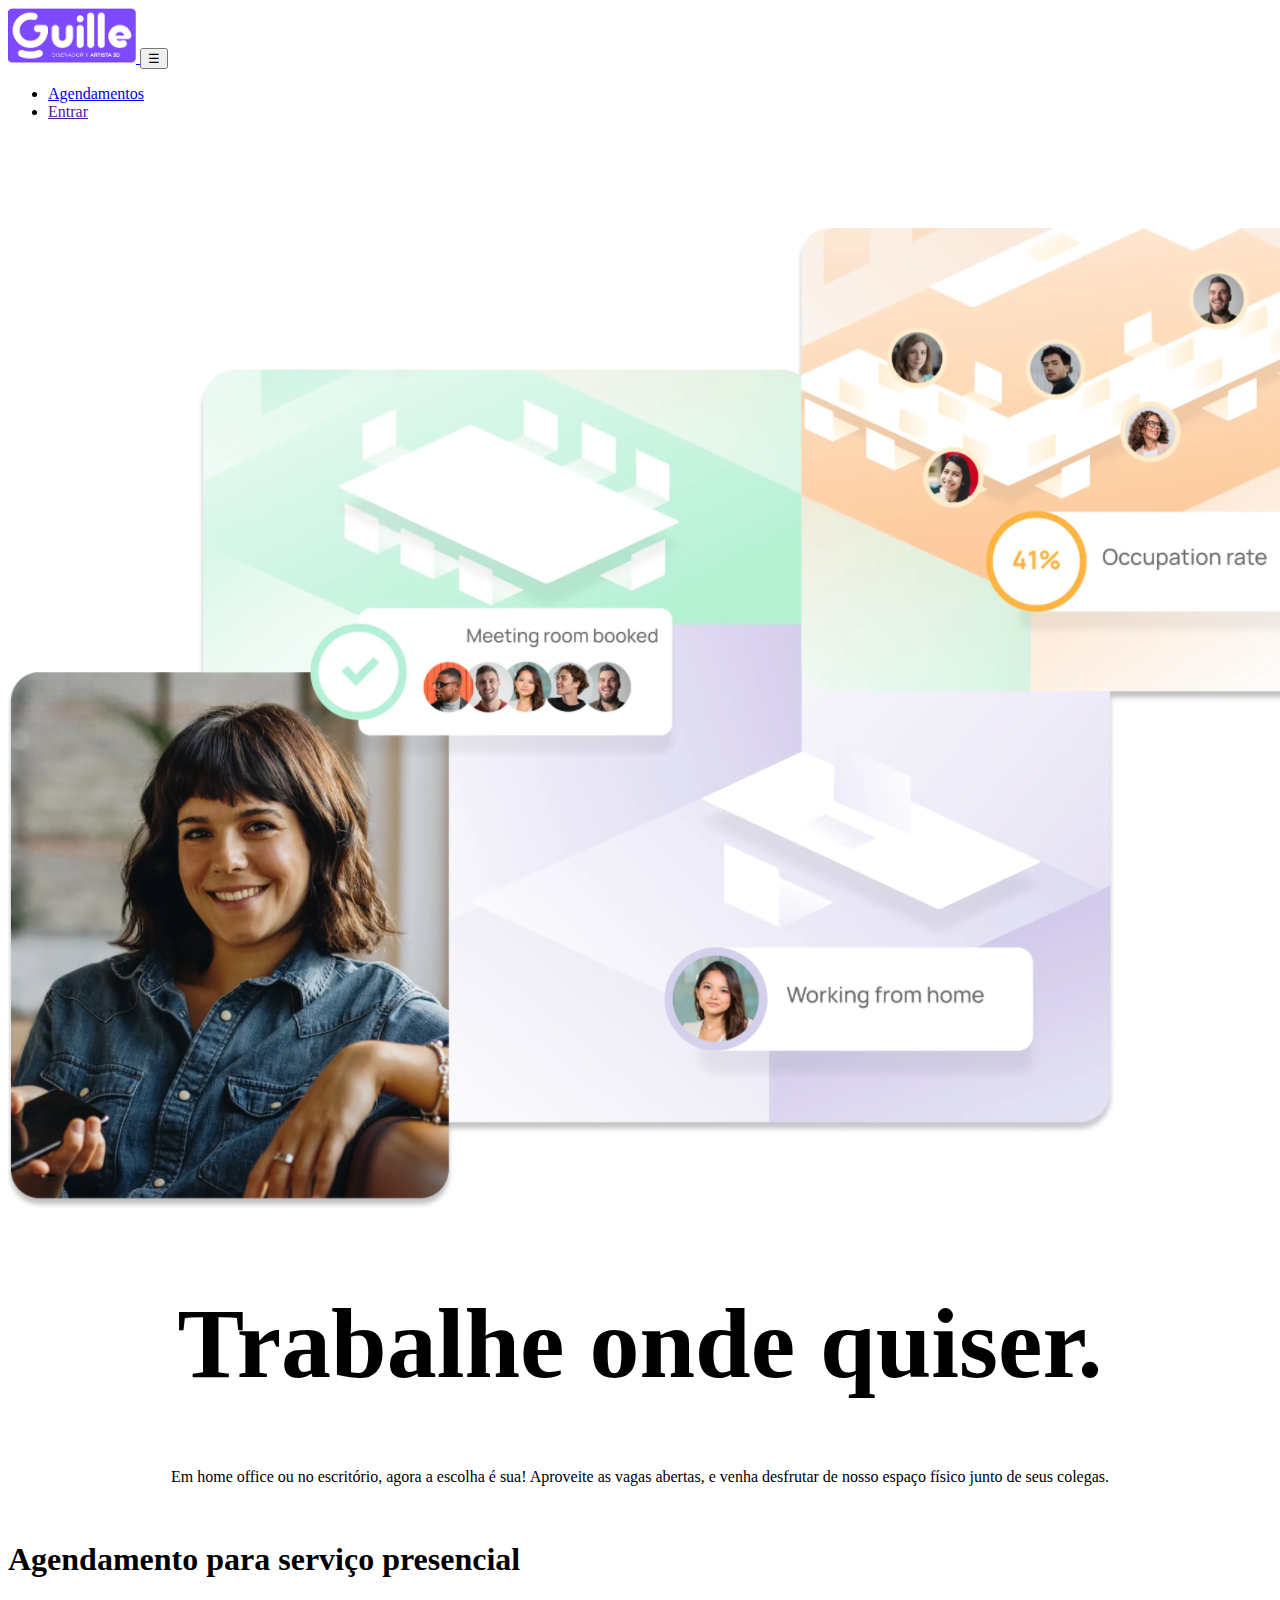
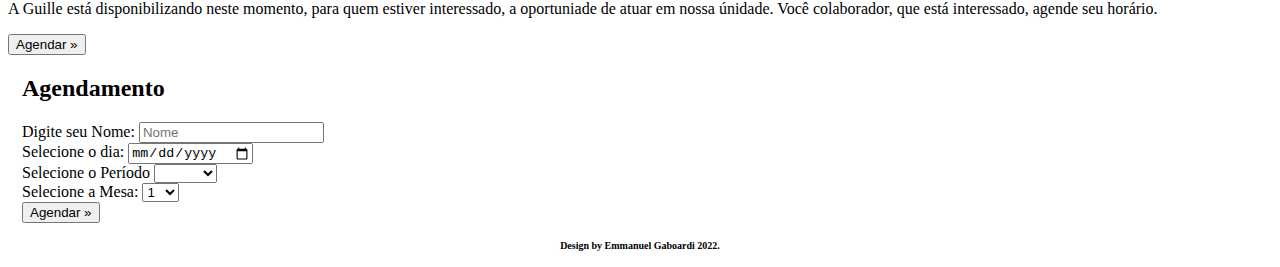
<file: FrontEnd/index.html>
<!DOCTYPE html>
<html lang="pt-br">

<head>
    <!-- Meta tags Obrigatórias -->
    <meta charset="utf-8">
    <meta name="viewport" content="width=device-width, initial-scale=1, shrink-to-fit=no">
    <!-- Bootstrap CSS -->
    <link rel="stylesheet" href="https://stackpath.bootstrapcdn.com/bootstrap/4.1.3/css/bootstrap.min.css"
        integrity="sha384-MCw98/SFnGE8fJT3GXwEOngsV7Zt27NXFoaoApmYm81iuXoPkFOJwJ8ERdknLPMO" crossorigin="anonymous">
    <!-- Estilo customizado -->
    <link rel="stylesheet" type="text/css" href="./style.css">


    <title>Guille - Agendamentos </title>
    <link rel="shortcut icon" href="./img/miniLog.png">
</head>

<body>
    
    <header> <!--Inicio cabeçalho-->

        <nav class="navbar navbar-expand-md navbar-light  navbar-transparente">
            <div class="container">
                <a href="index.html" class="navbar-brand">
                    <img id="logo" src="./img/logo.png" alt="Guille">
                </a>
                <button class="navbar-toggler" data-toggle="collapse" data-target="#nav-principal">
                    &#9776 
                </button>

                <div class="collapse navbar-collapse" id="nav-principal">
                    <ul class="navbar-nav ml-auto">
                        <li class="nav-item">
                            <a class="nav-link" href="reservation.html">Agendamentos</a>
                        </li>

                        <li class="nav-item">
                            <a class="nav-link" href="">Entrar</a>
                        </li>
                    </ul>
                </div>
            </div>
        </nav>
    </header> <!--Fim cabeçalho-->

    <section id="corpo1" class="flex"> <!--Inicio Conteudo 1-->
        <div class="container"> <!-- Inicio container -->
            <div class="row">  <!-- Inicio row -->
               
                <div class="col-md-7"> <!-- Inicio 50%/1-->
                    <div class="row">
                        <div class="col-md-12">
                            <img src="./img/homeofficeonwork.png" alt="Imagem layout" class="img-fluid">                       </div>
                    </div>
                </div> <!-- Fim 50%/1-->
                <div id="descricao" class="col-md-4"> <!-- Inicio 50%/2-->
                    <h1 class="titulo">Trabalhe onde quiser.</h1>

                    <p>Em home office ou no escritório, agora a escolha é sua! Aproveite as vagas abertas, e venha
                        desfrutar de nosso espaço físico junto de seus colegas. </p>
                </div> <!-- Fim 50%/2-->
            </div> <!-- Fim row -->           
        </div> <!-- Fim container -->
    </section> <!--Fim Conteudo 1-->
   
    <div class="jumbotron"> <!-- Inicio Area de agendamento -->
        <div class="container"> <!-- Inicio container -->
            <br />
            <h1>Agendamento para serviço presencial</h1>
            <p>
                A Guille está disponibilizando neste momento, para quem estiver interessado, a oportuniade de 
                atuar em nossa únidade. Você colaborador, que está interessado, agende seu horário.
            </p>
            <button type="button" class="btn btn-primary btn-lg" data-toggle="modal"
                data-target=".bd-example-modal-lg">Agendar &raquo;</button>
        </div> <!-- Fim container -->
    </div> <!-- Fim Area de agendamento -->

<!-- Inicio MODAL-->
    <div class="modal fade bd-example-modal-lg" tabindex="-1" role="dialog" aria-labelledby="myLargeModalLabel"
        aria-hidden="true">
        <div class="modal-dialog modal-lg">
            <div class="modal-content">
                
                <form id="formulario" onsubmit="cadastraReserva()" >
                    <div class="form-group">
                        <h2>Agendamento</h2>
                        <label for="exampleFormControlInput1">Digite seu Nome:</label>
                        <input type="text" class="form-control" id="FormNome" name="nome" placeholder="Nome">
                    </div>
                    <div id="date-picker-example" class="md-form md-outline input-with-post-icon datepicker"
                        inline="true">
                        <label for="example">Selecione o dia:</label>
                        <input placeholder="Select date" type="date" id="FormDia" name="dia" class="form-control">
                    </div>
                    <div class="form-group">
                        <label for="exampleFormControlSelect2">Selecione o Período</label>
                        <select  class="form-control" id="FormPeriodo" name="periodo">
                            <option></option>
                            <option>Manhã</option>
                            <option>Tarde</option>
                            <option>Noite</option>
                        </select>
                    </div>
                    <div class="form-group">
                        <label for="exampleFormControlSelect1">Selecione a Mesa:</label>
                        <select class="form-control" id="FormMesa" name="mesa" >
                            <option>1</option>
                            <option>2</option>
                            <option>3</option>
                            <option>4</option>
                            <option>5</option>
                            <option>6</option>
                            <option>7</option>
                            <option>8</option>
                            <option>9</option>
                            <option>10</option>
                        </select>
                    </div>
                     <button type="submit" class="btn btn-primary btn-lg" 
                    data-target=".bd-example-modal-md">Agendar &raquo;</button>
                </form>
               
            </div>
        </div>
    </div> <!-- Fim MODAL-->

    <!-- JavaScript -->
    <script src="./app.js"></script>
    <!-- jQuery primeiro, depois Popper.js, depois Bootstrap JS -->
    <script src="https://code.jquery.com/jquery-3.3.1.slim.min.js"
        integrity="sha384-q8i/X+965DzO0rT7abK41JStQIAqVgRVzpbzo5smXKp4YfRvH+8abtTE1Pi6jizo"
        crossorigin="anonymous"></script>
    <script src="https://cdnjs.cloudflare.com/ajax/libs/popper.js/1.14.3/umd/popper.min.js"
        integrity="sha384-ZMP7rVo3mIykV+2+9J3UJ46jBk0WLaUAdn689aCwoqbBJiSnjAK/l8WvCWPIPm49"
        crossorigin="anonymous"></script>
    <script src="https://stackpath.bootstrapcdn.com/bootstrap/4.1.3/js/bootstrap.min.js"
        integrity="sha384-ChfqqxuZUCnJSK3+MXmPNIyE6ZbWh2IMqE241rYiqJxyMiZ6OW/JmZQ5stwEULTy"
        crossorigin="anonymous"></script>
</body>
<footer> <!-- Inicio footer-->
    <h5 class="footer">Design by Emmanuel Gaboardi 2022.</h5>
</footer> <!-- Fim footer-->

</html>
</file>
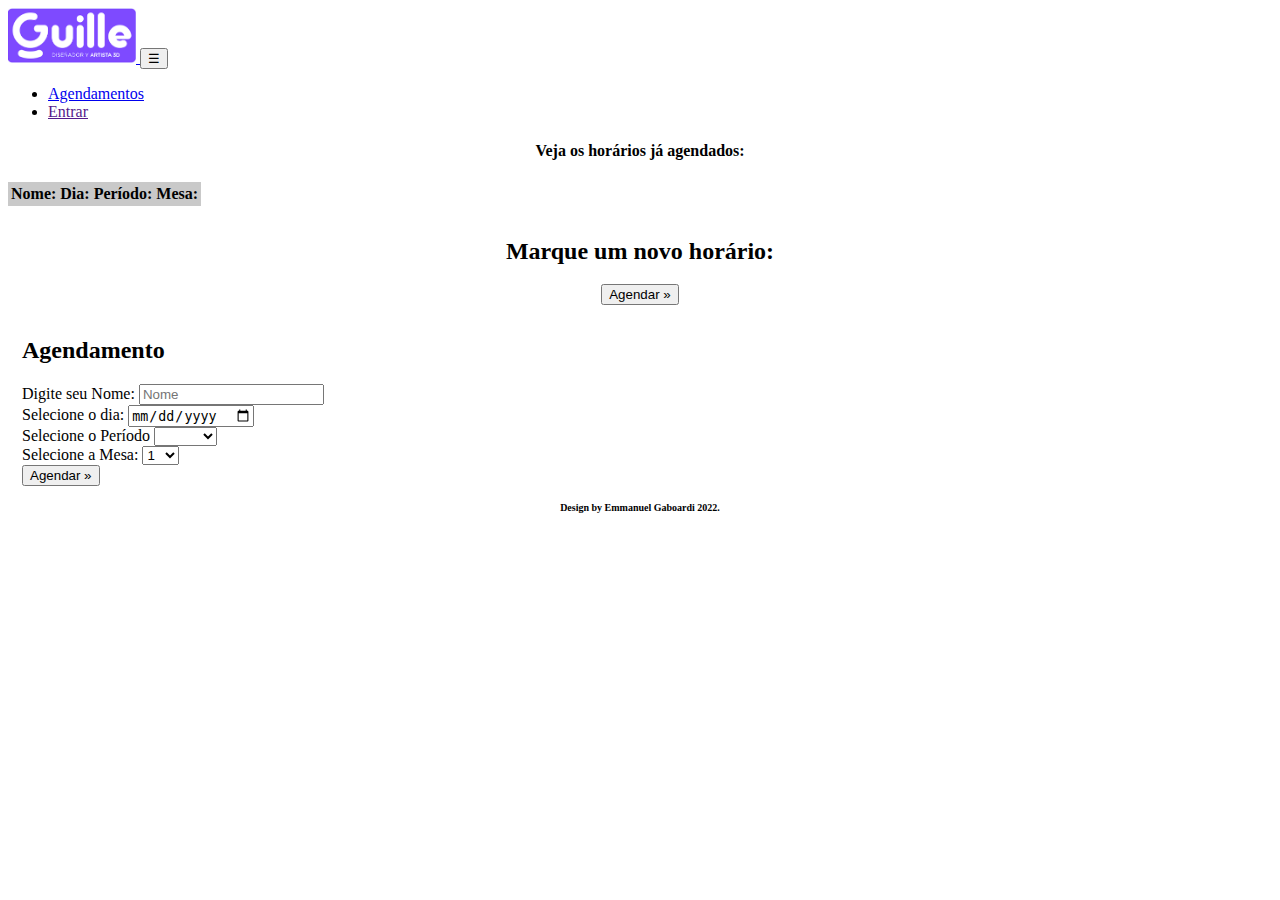
<file: FrontEnd/reservation.html>
<!DOCTYPE html>
<html lang="pt-br">

<head>
    <!-- Meta tags Obrigatórias -->
    <meta charset="utf-8">
    <meta name="viewport" content="width=device-width, initial-scale=1, shrink-to-fit=no">
    <!-- Bootstrap CSS -->
    <link rel="stylesheet" href="https://stackpath.bootstrapcdn.com/bootstrap/4.1.3/css/bootstrap.min.css"
        integrity="sha384-MCw98/SFnGE8fJT3GXwEOngsV7Zt27NXFoaoApmYm81iuXoPkFOJwJ8ERdknLPMO" crossorigin="anonymous">
    <!-- Estilo customizado -->
    <link rel="stylesheet" type="text/css" href="./style.css">


    <title>Guille - Agendamentos </title>
    <link rel="shortcut icon" href="./img/miniLog.png">
</head>

<body>
    <header> <!--Inicio cabeçalho-->

        <nav class="navbar navbar-expand-md navbar-light  navbar-transparente">
            <div class="container">
                <a href="index.html" class="navbar-brand">
                    <img id="logo" src="./img/logo.png" alt="Guille">
                </a>
                <button class="navbar-toggler" data-toggle="collapse" data-target="#nav-principal">
                    &#9776 
                </button>

                <div class="collapse navbar-collapse" id="nav-principal">
                    <ul class="navbar-nav ml-auto">
                        <li class="nav-item">
                            <a class="nav-link" href="reservation.html">Agendamentos</a>
                        </li>

                        <li class="nav-item">
                            <a class="nav-link" href="">Entrar</a>
                        </li>
                    </ul>
                </div>
            </div>
        </nav>
    </header> <!--Fim cabeçalho-->

    <section class="topo">
        <h4>Veja os horários já agendados:</h4>
    </section>
    
    <table id="tabela"class="table">
        <thead>
          <tr>
            <th scope="col">Nome:</th>
            <th scope="col">Dia:</th>
            <th scope="col">Período:</th>
            <th scope="col">Mesa:</th>
          </tr>
        
        </tbody>
      </table>
      
      <section id="novoHorario">
        <h2>Marque um novo horário:</h2>
        <button type="button" class="btn btn-primary btn-lg" data-toggle="modal"
                data-target=".bd-example-modal-lg">Agendar &raquo;</button>
      </section>
      <div class="modal fade bd-example-modal-lg" tabindex="-1" role="dialog" aria-labelledby="myLargeModalLabel"
      aria-hidden="true">
      <div class="modal-dialog modal-lg">
          <div class="modal-content">
              
              <form id="formulario" onsubmit="cadastraReserva()" >
                  <div class="form-group">
                      <h2>Agendamento</h2>
                      <label for="exampleFormControlInput1">Digite seu Nome:</label>
                      <input type="text" class="form-control" id="FormNome" name="nome" placeholder="Nome">
                  </div>
                  <div id="date-picker-example" class="md-form md-outline input-with-post-icon datepicker"
                      inline="true">
                      <label for="example">Selecione o dia:</label>
                      <input placeholder="Select date" type="date" id="FormDia" name="dia" class="form-control">
                  </div>
                  <div class="form-group">
                      <label for="exampleFormControlSelect2">Selecione o Período</label>
                      <select  class="form-control" id="FormPeriodo" name="periodo">
                          <option></option>
                          <option>Manhã</option>
                          <option>Tarde</option>
                          <option>Noite</option>
                      </select>
                  </div>
                  <div class="form-group">
                      <label for="exampleFormControlSelect1">Selecione a Mesa:</label>
                      <select class="form-control" id="FormMesa" name="mesa" >
                        <option>1</option>
                        <option>2</option>
                        <option>3</option>
                        <option>4</option>
                        <option>5</option>
                        <option>6</option>
                        <option>7</option>
                        <option>8</option>
                        <option>9</option>
                        <option>10</option>
                      </select>
                  </div>
                   <button type="submit" class="btn btn-primary btn-lg" 
                  data-target=".bd-example-modal-md">Agendar &raquo;</button>
              </form>
             
          </div>
      </div>
  </div>
   
     <!-- JavaScript -->
     <script src="./app.js"></script>
    <!-- jQuery primeiro, depois Popper.js, depois Bootstrap JS -->
    <script src="https://code.jquery.com/jquery-3.3.1.slim.min.js"
        integrity="sha384-q8i/X+965DzO0rT7abK41JStQIAqVgRVzpbzo5smXKp4YfRvH+8abtTE1Pi6jizo"
        crossorigin="anonymous"></script>
    <script src="https://cdnjs.cloudflare.com/ajax/libs/popper.js/1.14.3/umd/popper.min.js"
        integrity="sha384-ZMP7rVo3mIykV+2+9J3UJ46jBk0WLaUAdn689aCwoqbBJiSnjAK/l8WvCWPIPm49"
        crossorigin="anonymous"></script>
    <script src="https://stackpath.bootstrapcdn.com/bootstrap/4.1.3/js/bootstrap.min.js"
        integrity="sha384-ChfqqxuZUCnJSK3+MXmPNIyE6ZbWh2IMqE241rYiqJxyMiZ6OW/JmZQ5stwEULTy"
        crossorigin="anonymous"></script>
</body>
<footer>
    <h5 class="footer">Design by Emmanuel Gaboardi 2022.</h5>
</footer>

</html>
</file>
<file: FrontEnd/style.css>
#logo{
    width: 8rem;
    height: auto;
}
#descricao{
    text-align: center;
}
.titulo{
    font-size: 100px;
    font-family: serif;
}
.footer{
    text-align: center;
    align-items: center;
    font-size: 10px;
}
#novoHorario{
    text-align: center;
    justify-content: center;
    margin: 2rem;
}
/*Dentro do PopUp*/
#formulario{
   margin: 14px;
}
.topo{
   text-align: center;
}

/*Custumizando tabela*/
#tabela {
    background-color: rgba(163, 163, 163, 0.589);
    align-items: center;
    align-content: center;
}
</file>
